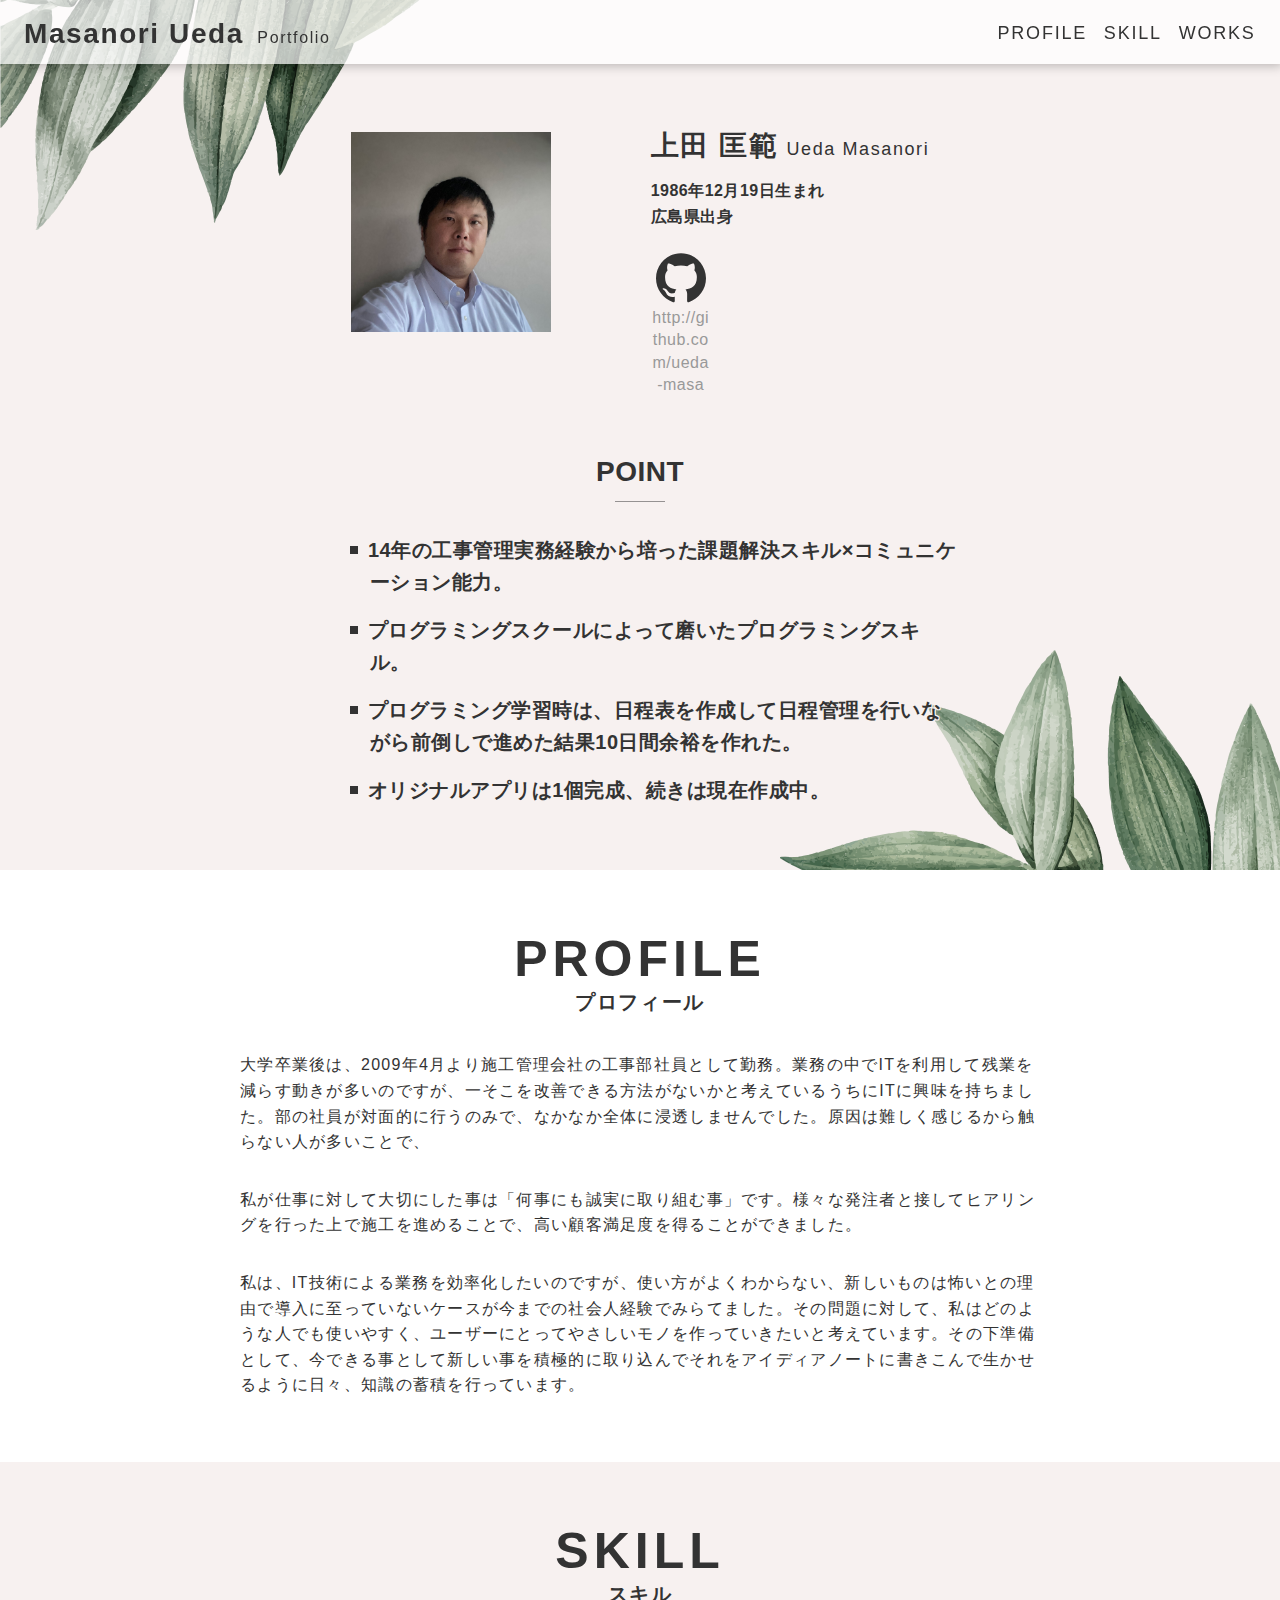
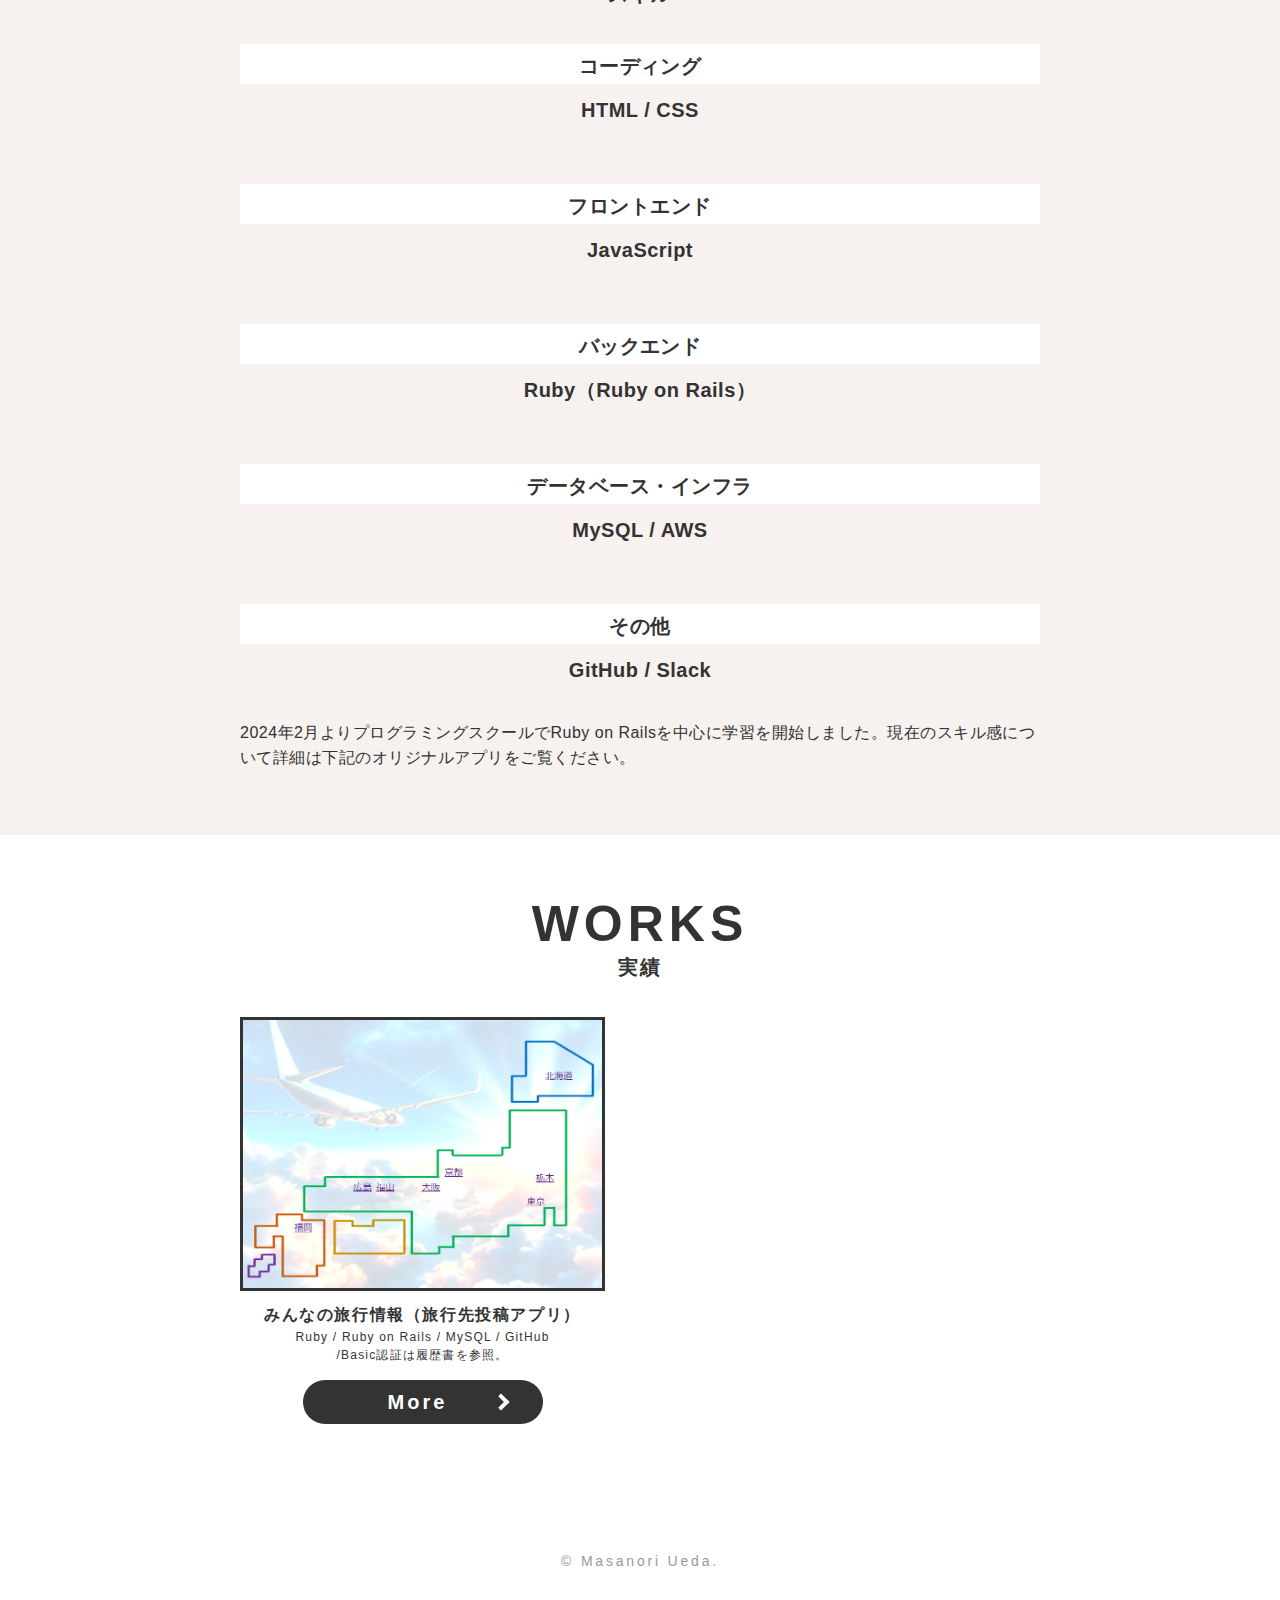
<file: index.html>
<!DOCTYPE html>
<html>
  <head>
    <meta charset="utf-8">
    <title>ポートフォリオサイト</title>
    <meta name="viewport" content="width=device-width, initial-scale=1.0">
    <link rel="stylesheet" href="css/style.css"/>
  </head>
  <body>
    <header id="header" class="header">
      <div class="header__logo">
          <h1>
            <a href="index.html">
              <!-- 記載番号：1 -->
              <span class="header__logo-title">Masanori Ueda </span>
              <span class="header__logo-sub">Portfolio</span>
            </a>
          </h1>
        </div>
        <div class="header__hamburger">
          <i></i>
        </div>
        <nav class="header__gnav">
          <ul class="header__gnav-list">
            <li class="header__gnav-item"><a href="#a-profile">PROFILE</a></li>
            <li class="header__gnav-item"><a href="#a-skill">SKILL</a></li>
            <li class="header__gnav-item"><a href="#a-works">WORKS</a></li>
          </ul>
        </nav>
    </header>
    <main>
      <div class="firstview firstview-bg">
        <div class="firstview__inner">
          <div class="firstview__main">
            <div class="firstview__main-pict obj-fit-img">
              <!-- imagesに配置した、プロフィール画像のパスを記載する -->
              <img src="./images/IMG_19451.jpg">
            </div>
            <div class="firstview__info">
              <h2>
                <!-- 記載番号：2 -->
                <span class="firstview__info-name">上田  匡範</span>
                <!-- 記載番号：3 -->
                <span class="firstview__info-name-sm">Ueda  Masanori</span>
              </h2>
              <ul class="firstview__info-origin-list">
                <!-- 記載番号：4 -->
                <li class="firstview__info-origin-item">1986年12月19日生まれ</li>
                <!-- 記載番号：5 -->
                <li class="firstview__info-origin-item">広島県出身</li>
              </ul>
              <ul class="firstview__info-account-list">
                <li class="firstview__info-account-item">
                  <!-- 記載番号：6 -->
                  <!--a href="__URL__" target="_blank">
                    <img src="./images/icon-firstview-info-qiita.svg" class="firstview__info-account-pict">
                    <span  class="firstview__info-account-name">Qiita</span>
                  </a>
                </li>
                <li class="firstview__info-account-item"-->
                  <!-- 記載番号：7 -->
                  <a href="__URL__" target="_blank">
                    <img src="./images/icon-firstview-info-github.svg" class="firstview__info-account-pict">
                    <span  class="firstview__info-account-name">http://github.com/ueda-masa</span>
                  </a>
                </li>
                <li class="firstview__info-account-item">
                  <!-- 記載番号：8 -->
                  <!--a href="__URL__" target="_blank">
                    <img src="./images/icon-firstview-info-twitter.svg" class="firstview__info-account-pict">
                    <span  class="firstview__info-account-name">Twitter</span>
                  </a>
                </li>
                <li class="firstview__info-account-item"-->
                  <!-- 記載番号：9 -->
                  <!--a href="__URL__" target="_blank">
                    <img src="./images/icon-firstview-info-blog.svg" class="firstview__info-account-pict">
                    <span  class="firstview__info-account-name">blog</span-->
                  </a>
                </li>
              </ul>
            </div>
          </div>
          <div class="firstview__point">
            <div class="firstview__point-heading">
              <h3>POINT</h3>
            </div>
            <ul class="firstview__point-list">
              <!-- 記載番号：10 -->
              <li class="firstview__point-item">14年の工事管理実務経験から培った課題解決スキル×コミュニケーション能力。</li>
              <li class="firstview__point-item">プログラミングスクールによって磨いたプログラミングスキル。</li>
              <li class="firstview__point-item">プログラミング学習時は、日程表を作成して日程管理を行いながら前倒しで進めた結果10日間余裕を作れた。</li>
              <li class="firstview__point-item">オリジナルアプリは1個完成、続きは現在作成中。</li>
            </ul>
          </div>
        </div>
      </div>
      <section id="a-profile" class="profile">
        <div class="section-inner">
          <div class="heading">
            <h2>PROFILE<span>プロフィール</span></h2>
          </div>
          <div class="contents">
            <!-- 記載番号：11 -->
            <div class="profile__text-area">
              <p>
                大学卒業後は、2009年4月より施工管理会社の工事部社員として勤務。業務の中でITを利用して残業を減らす動きが多いのですが、一そこを改善できる方法がないかと考えているうちにITに興味を持ちました。部の社員が対面的に行うのみで、なかなか全体に浸透しませんでした。原因は難しく感じるから触らない人が多いことで、
              </p>
              <p> 
                私が仕事に対して大切にした事は「何事にも誠実に取り組む事」です。様々な発注者と接してヒアリングを行った上で施工を進めることで、高い顧客満足度を得ることができました。
              </p>
              <p>
                私は、IT技術による業務を効率化したいのですが、使い方がよくわからない、新しいものは怖いとの理由で導入に至っていないケースが今までの社会人経験でみらてました。その問題に対して、私はどのような人でも使いやすく、ユーザーにとってやさしいモノを作っていきたいと考えています。その下準備として、今できる事として新しい事を積極的に取り込んでそれをアイディアノートに書きこんで生かせるように日々、知識の蓄積を行っています。
              </p>
            </div>
          </div>
        </div>
      </section>
      <section id="a-skill" class="skill">
        <div class="section-inner">
          <div class="heading">
            <h2>SKILL<span>スキル</span></h2>
          </div>
          <div class="contents">
            <ul class="skill__list">
              <!-- 記載番号：12 -->
              <li class="skill__item">
                <h3>コーディング</h3>
                <h4>HTML / CSS</h4>
                <!-- <p>補足事項がある場合は、ここにp要素を用いて記載します。</p> -->
              </li>
              <!-- 記載番号：13 -->
              <li class="skill__item">
                <h3>フロントエンド</h3>
                <h4>JavaScript </h4>
              </li>
              <!-- 記載番号：14 -->
              <li class="skill__item">
                <h3>バックエンド</h3>
                <h4>Ruby（Ruby on Rails）</h4>
              </li>
              <!-- 記載番号：15 -->
              <li class="skill__item">
                <h3>データベース・インフラ</h3>
                <h4>MySQL / AWS </h4>
              </li>
              <!-- 記載番号：16 -->
              <li class="skill__item">
                <h3>その他</h3>
                <h4>GitHub / Slack </h4>
              </li>
            </ul>
          </div>
          <!-- 記載番号：17 -->
          <div class="skill__text-area">
            <p>
              2024年2月よりプログラミングスクールでRuby on Railsを中心に学習を開始しました。現在のスキル感について詳細は下記のオリジナルアプリをご覧ください。
              <br>
              
            </p>
          </div>
        </div>
      </section>
      <section id="a-works" class="works">
        <div class="section-inner">
          <div class="heading">
            <h2>WORKS<span>実績</span></h2>
          </div>
          <div class="contents">
            <ul class="works__list">
              <li class="works__item">
                <div class="works__item-pict">
                  <!-- images/01に配置した、FURIMAの画像（PC版）のパスを記載する -->
                  <a href="works/01.html" style="background-image:url('./images/work/01/みんなの旅行情報.PNG');"></a>
                </div>
                <div class="works__item-text-block">
                  <!-- 記載番号：18 -->
                  <h3>みんなの旅行情報（旅行先投稿アプリ）</h3>
                  <!-- 記載番号：19 -->
                  <p>Ruby / Ruby on Rails / MySQL / GitHub </p>
                  <p> /Basic認証は履歴書を参照。 </p>
                </div>
                <div class="works__item-btn-block">
                  <a href="works/01.html" class="button">More</a>
                </div>
              </li>
            </ul>
          </div>
        </div>
      </section>
    </main>
    <!-- 記載番号：1 -->
    <footer id="footer" class="footer"><p>&copy; Masanori Ueda.</p></footer>
    <script src="https://cdn.jsdelivr.net/npm/jquery@3/dist/jquery.min.js"></script>
    <script type="text/javascript" src="js/ofi.min.js"></script>
    <script type="text/javascript" src="js/script.js"></script>
  </body>
</html>
</file>
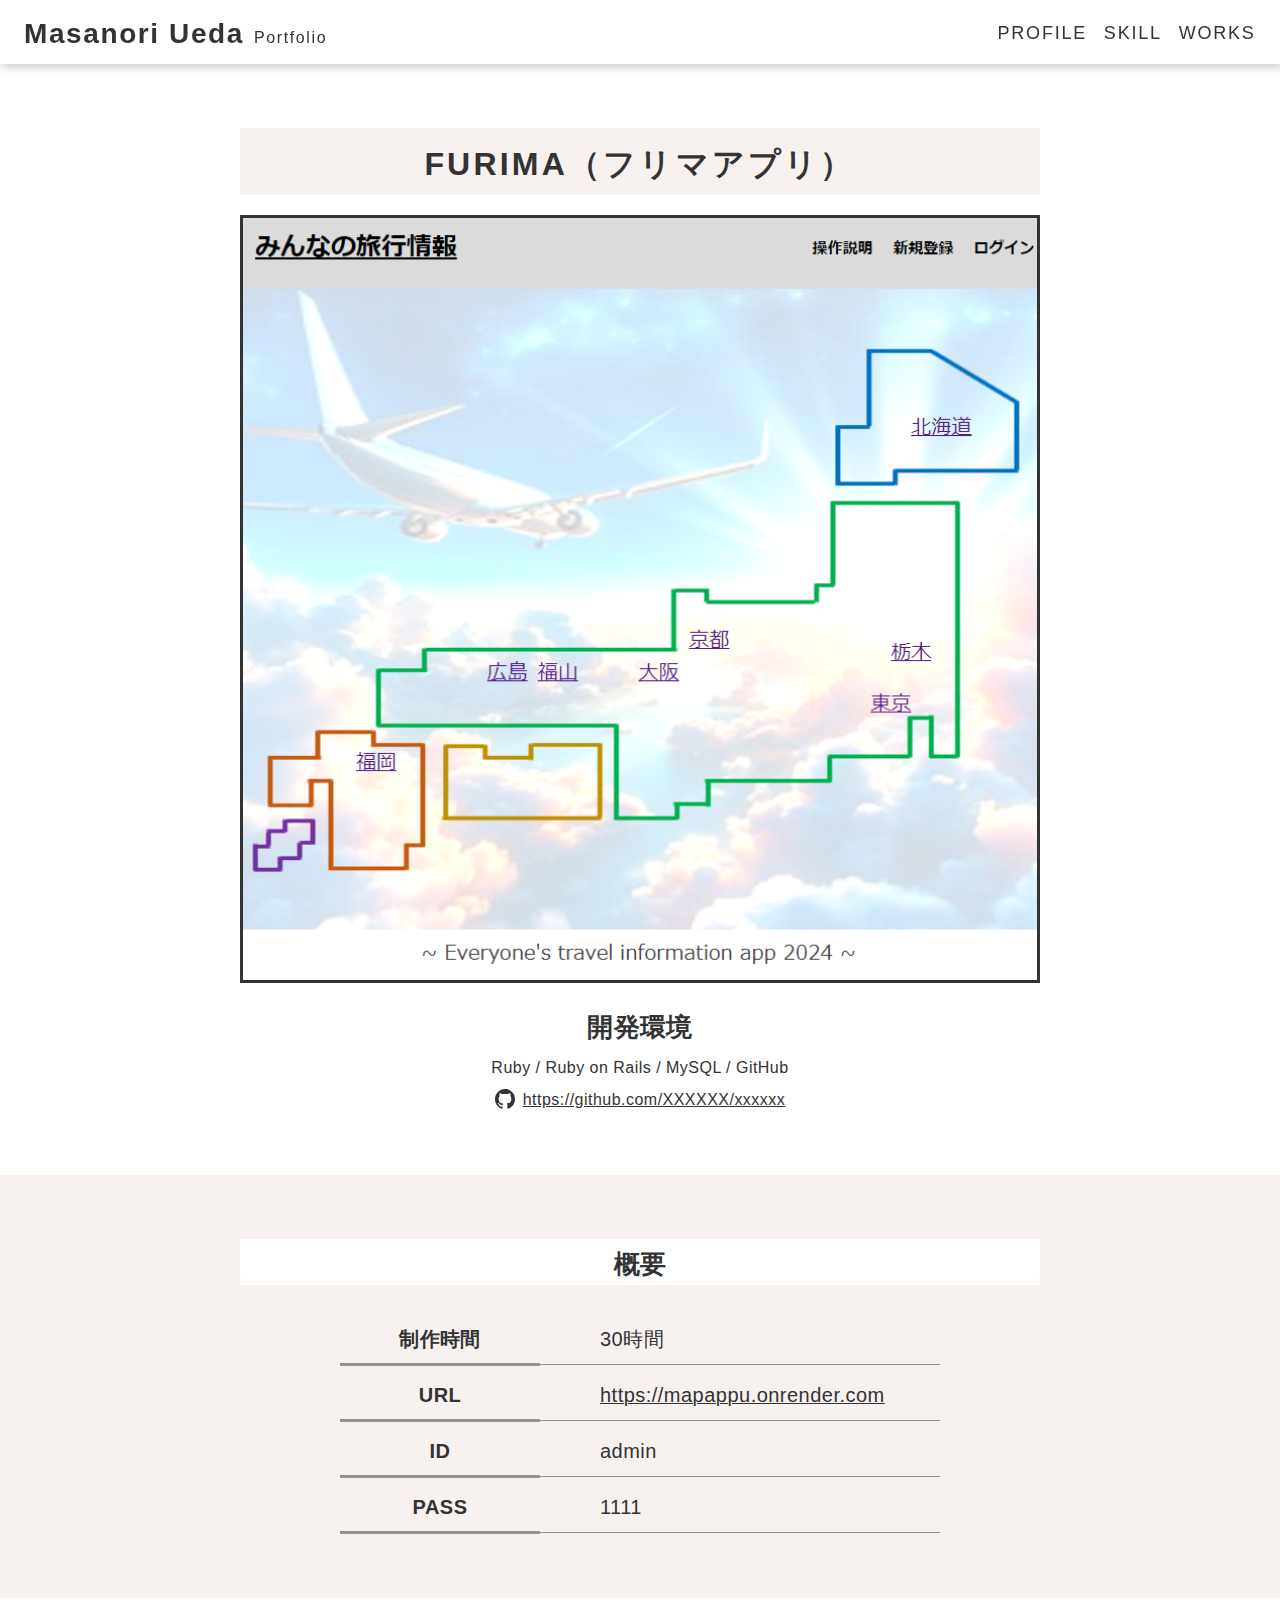
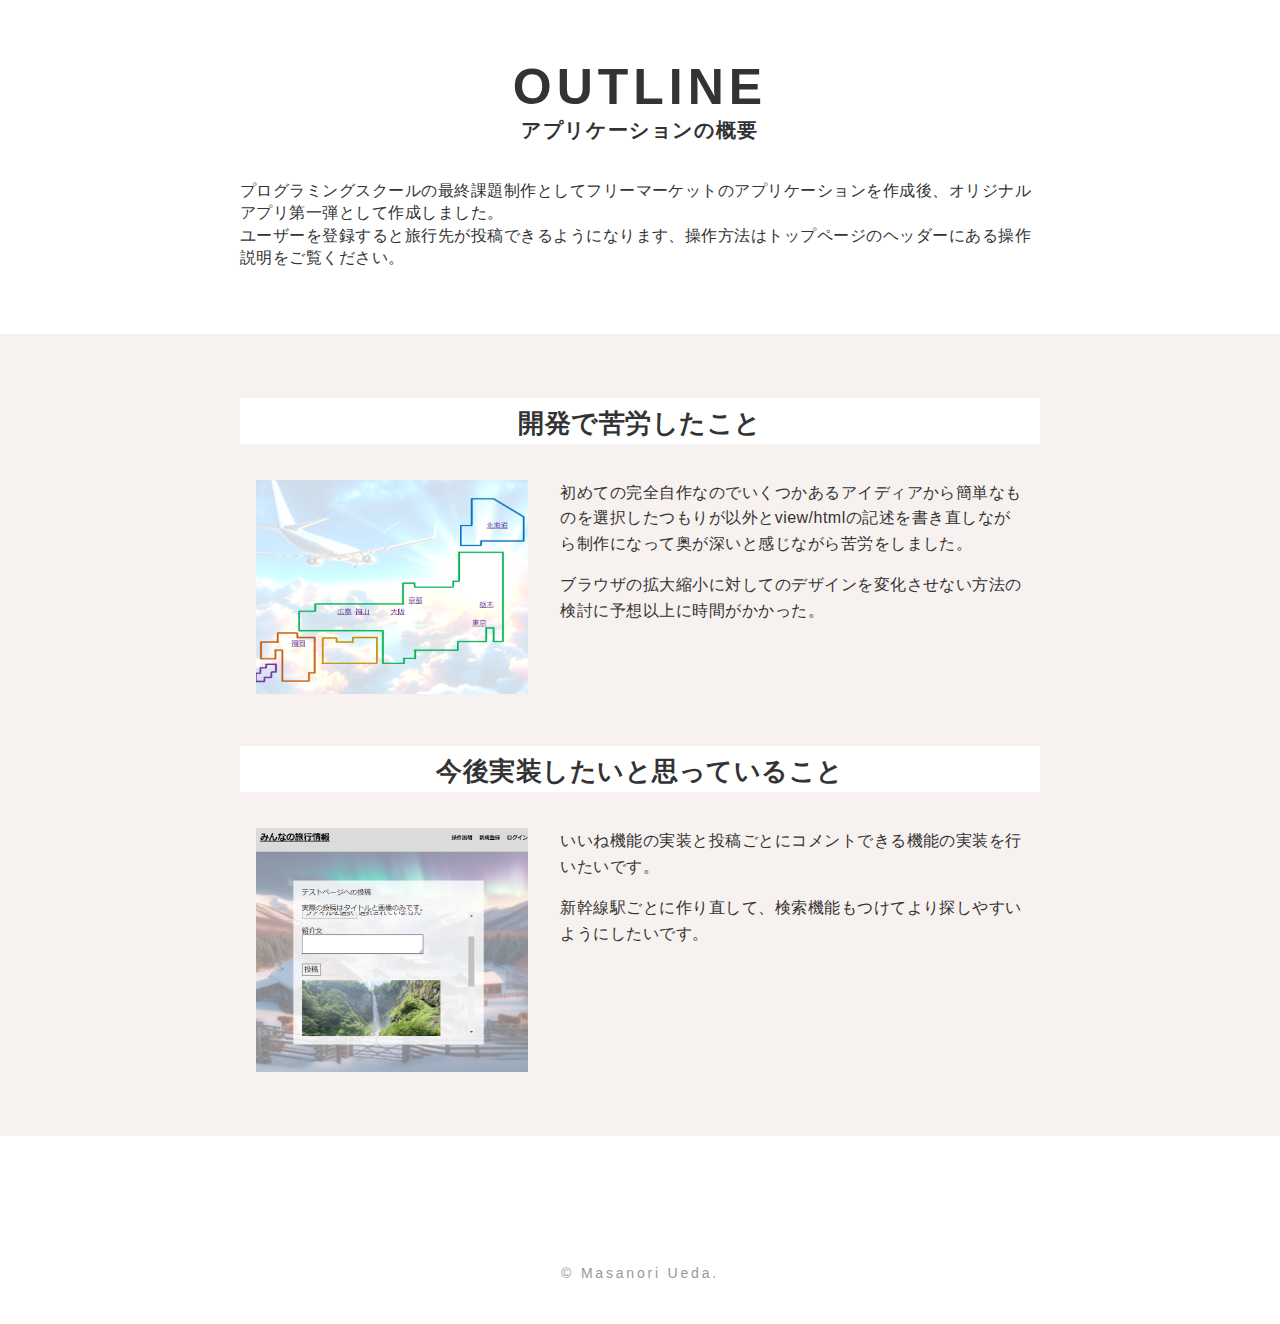
<file: works/01.html>
<!DOCTYPE html>
<html>
  <head>
    <meta charset="utf-8">
    <!-- 記載番号：2 -->
    <title>みんなの旅行情報（旅行先投稿アプリ）</title>
    <meta name="viewport" content="width=device-width, initial-scale=1.0">
    <link rel="stylesheet" href="../css/style.css" />
  </head>
  <body class="p-work">
    <header id="header" class="header">
      <div class="header__logo">
          <h1>
            <a href="../">
              <!-- 記載番号：1 -->
              <span class="header__logo-title">Masanori Ueda</span>
              <span class="header__logo-sub">Portfolio</span>
            </a>
          </h1>
        </div>
        <div class="header__hamburger">
          <i></i>
        </div>
        <nav class="header__gnav">
          <ul class="header__gnav-list">
            <li class="header__gnav-item"><a href="../#a-profile">PROFILE</a></li>
            <li class="header__gnav-item"><a href="../#a-skill">SKILL</a></li>
            <li class="header__gnav-item"><a href="../#a-works">WORKS</a></li>
          </ul>
        </nav>
    </header>
    <main>
      <section class="p-work-firstview">
        <div class="section-inner">
          <!-- 記載番号：2（記載番号2は5行目にもあるので気をつけてください） -->
          <h2>FURIMA（フリマアプリ）</h2>
          <div class="p-work-firstview__pict obj-fit-img">
            <!-- images/01に配置した、FURIMAの画像（PC版）のパスを記載する -->
            <img src="../images/work/01/みんなの旅行情報.PNG" class="show-pc">
            <!-- images/01に配置した、FURIMAの画像（SP版）のパスを記載する -->
            <img src="../images/work/01/みんなの旅行情報.PNG" class="show-sp">
          </div>
          <div class="p-work-firstview__text-area">
            <h3 class="p-work-firstview__text-titile">開発環境</h3>
            <!-- 記載番号：3 -->
            <p class="p-work-firstview__text">Ruby / Ruby on Rails / MySQL / GitHub </p>
            <!-- 記載番号：4 -->
            <p class="p-work-firstview__text-link"><a href="__URL__" target="_blank">https://github.com/XXXXXX/xxxxxx</a></p>
          </div>
        </div>
      </section>
      <section class="p-work-summary">
        <div class="section-inner">
          <ul class="p-work-summary__list">
            <li class="p-work-summary__item">
              <h3>概要</h3>
              <table class="p-work-summary__item-table">
                <tr>
                  <th>制作時間</th>
                  <!-- 記載番号：5 -->
                  <td>30時間</td>
                </tr>
                <tr>
                  <th>URL</th>
                  <!-- 記載番号：6 -->
                  <td><a href="__URL__" target="_blank">https://mapappu.onrender.com</a></td>
                </tr>
                <tr>
                  <th>ID</th>
                  <!-- 記載番号：7 -->
                  <td>admin</td>
                </tr>
                <tr>
                  <th>PASS</th>
                  <!-- 記載番号：8 -->
                  <td>1111</td>
                </tr>
              </table>
            </li>
          </ul>
        </div>
      </section>
      <section class="p-work-outline">
        <div class="section-inner">
          <div class="heading">
            <h2>OUTLINE<span>アプリケーションの概要</span></h2>
          </div>
          <div class="contents">
            <!-- 記載番号：14 -->
            <div class="p-work-outline__text">
              <p>
                プログラミングスクールの最終課題制作としてフリーマーケットのアプリケーションを作成後、オリジナルアプリ第一弾として作成しました。
                <br>
                ユーザーを登録すると旅行先が投稿できるようになります、操作方法はトップページのヘッダーにある操作説明をご覧ください。
            </div>
          </div>
        </div>
      </section>
      <section class="p-work-about">
        <div class="section-inner">
          <ul class="p-work-about__list">
            <li class="p-work-about__item">
              <h3>開発で苦労したこと</h3>
              <div class="p-work-about__item-block p-work-about__item-block-2column">
                <div class="p-work-about__item-block-pict obj-fit-img">
                  <!-- images/01に配置した、記載内容を表す画像のパスを記載する -->
                  <img src="../images/work/02/新幹線駅.PNG">
                </div>
                <!-- 記載番号：15 -->
                <div class="p-work-about__item-block-text">
                  <p>
                    初めての完全自作なのでいくつかあるアイディアから簡単なものを選択したつもりが以外とview/htmlの記述を書き直しながら制作になって奥が深いと感じながら苦労をしました。
                  </p>
                  <p>
                    ブラウザの拡大縮小に対してのデザインを変化させない方法の検討に予想以上に時間がかかった。
                  </p>
                </div>
              </div>
            </li>
            <li class="p-work-about__item">
              <h3>今後実装したいと思っていること</h3>
              <div class="p-work-about__item-block p-work-about__item-block-2column">
                <div class="p-work-about__item-block-pict obj-fit-img">
                  <!-- images/01に配置した、記載内容を表す画像のパスを記載する -->
                  <img src="../images/work/02/投稿追加実装.PNG">
                </div>
                <!-- 記載番号：16 -->
                <div class="p-work-about__item-block-text">
                  <p>
                    いいね機能の実装と投稿ごとにコメントできる機能の実装を行いたいです。
                  </p>
                  <p>
                    新幹線駅ごとに作り直して、検索機能もつけてより探しやすいようにしたいです。
                  </p>
                </div>
              </div>
            </li>
          </ul>
        </div>
      </section>
      <section class="p-work-others">
        <div class="section-inner">

        </div>
      </section>
    </main>
    <!-- 記載番号：1 -->
    <footer id="footer" class="footer"><p>&copy; Masanori Ueda.</p></footer>
    <script src="https://cdn.jsdelivr.net/npm/jquery@3/dist/jquery.min.js"></script>
    <script type="text/javascript" src="../js/ofi.min.js"></script>
    <script type="text/javascript" src="../js/script.js"></script>
  </body>
</html>
</file>
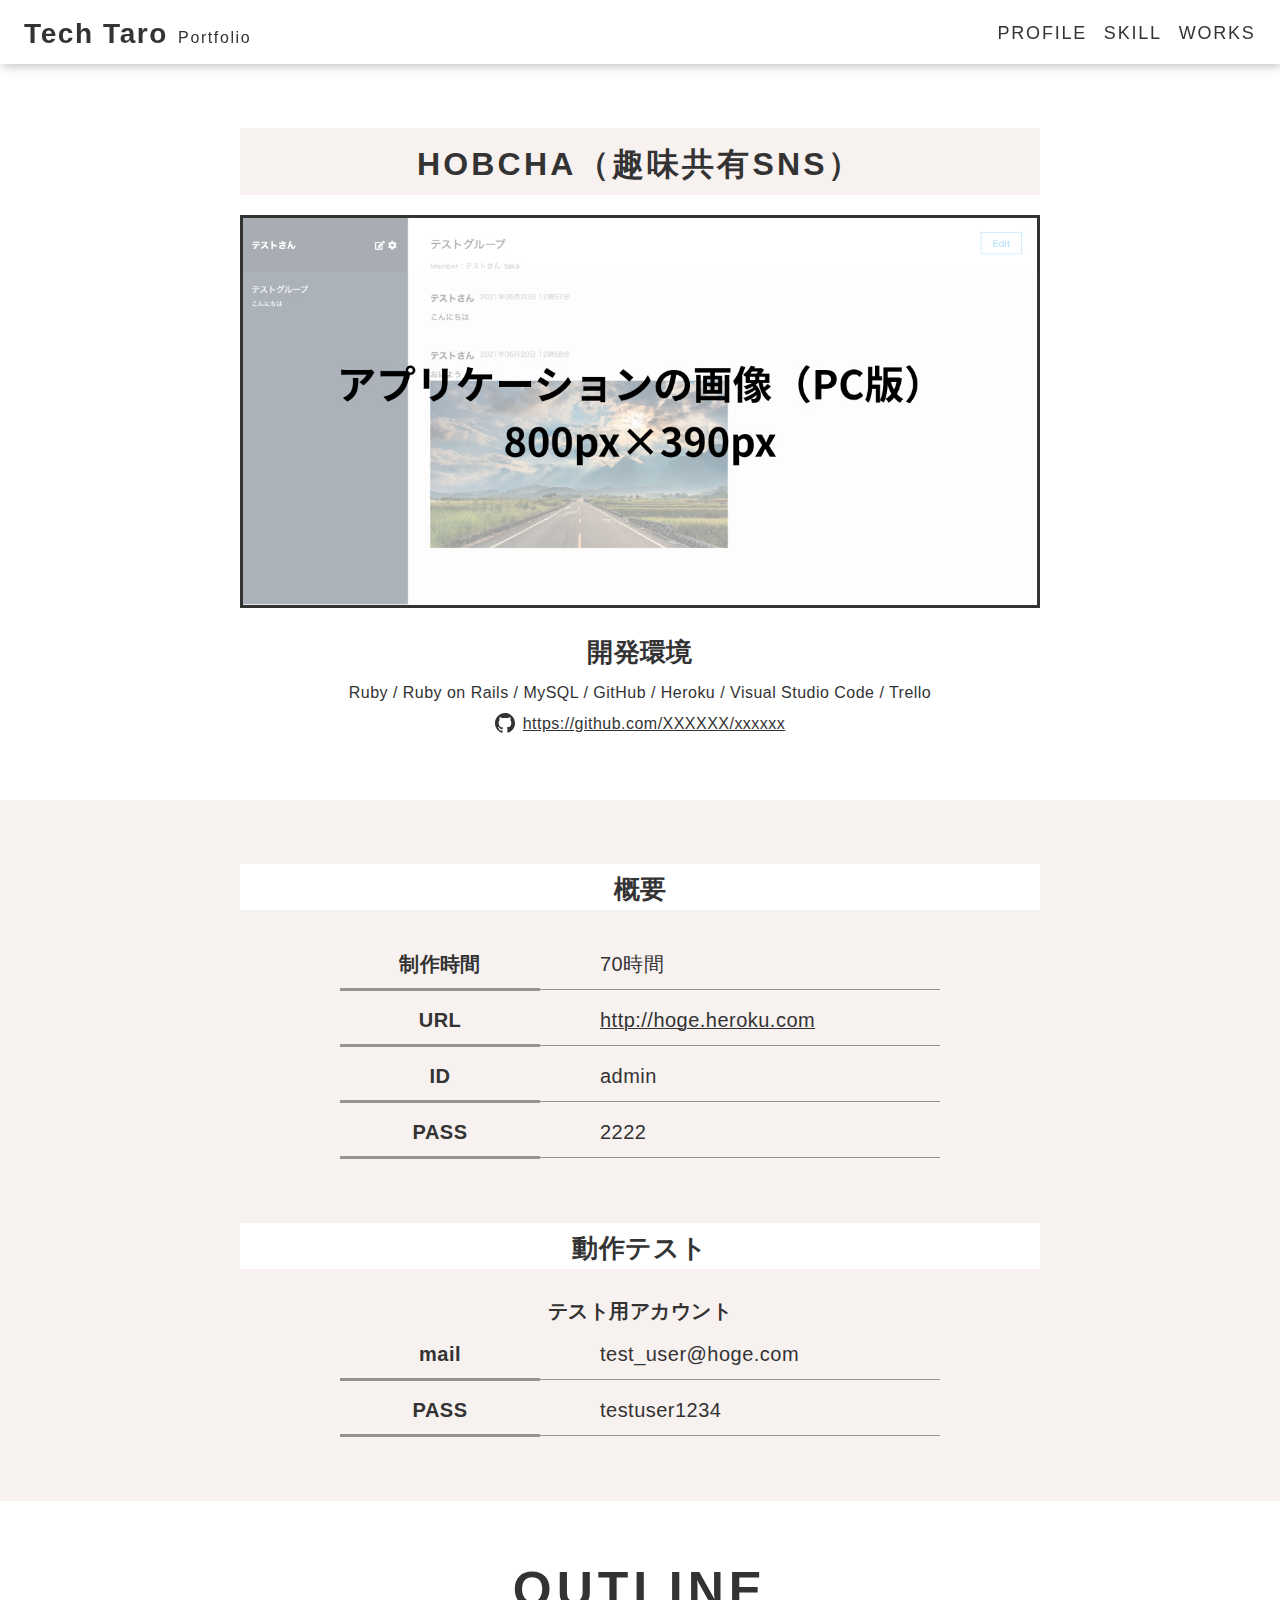
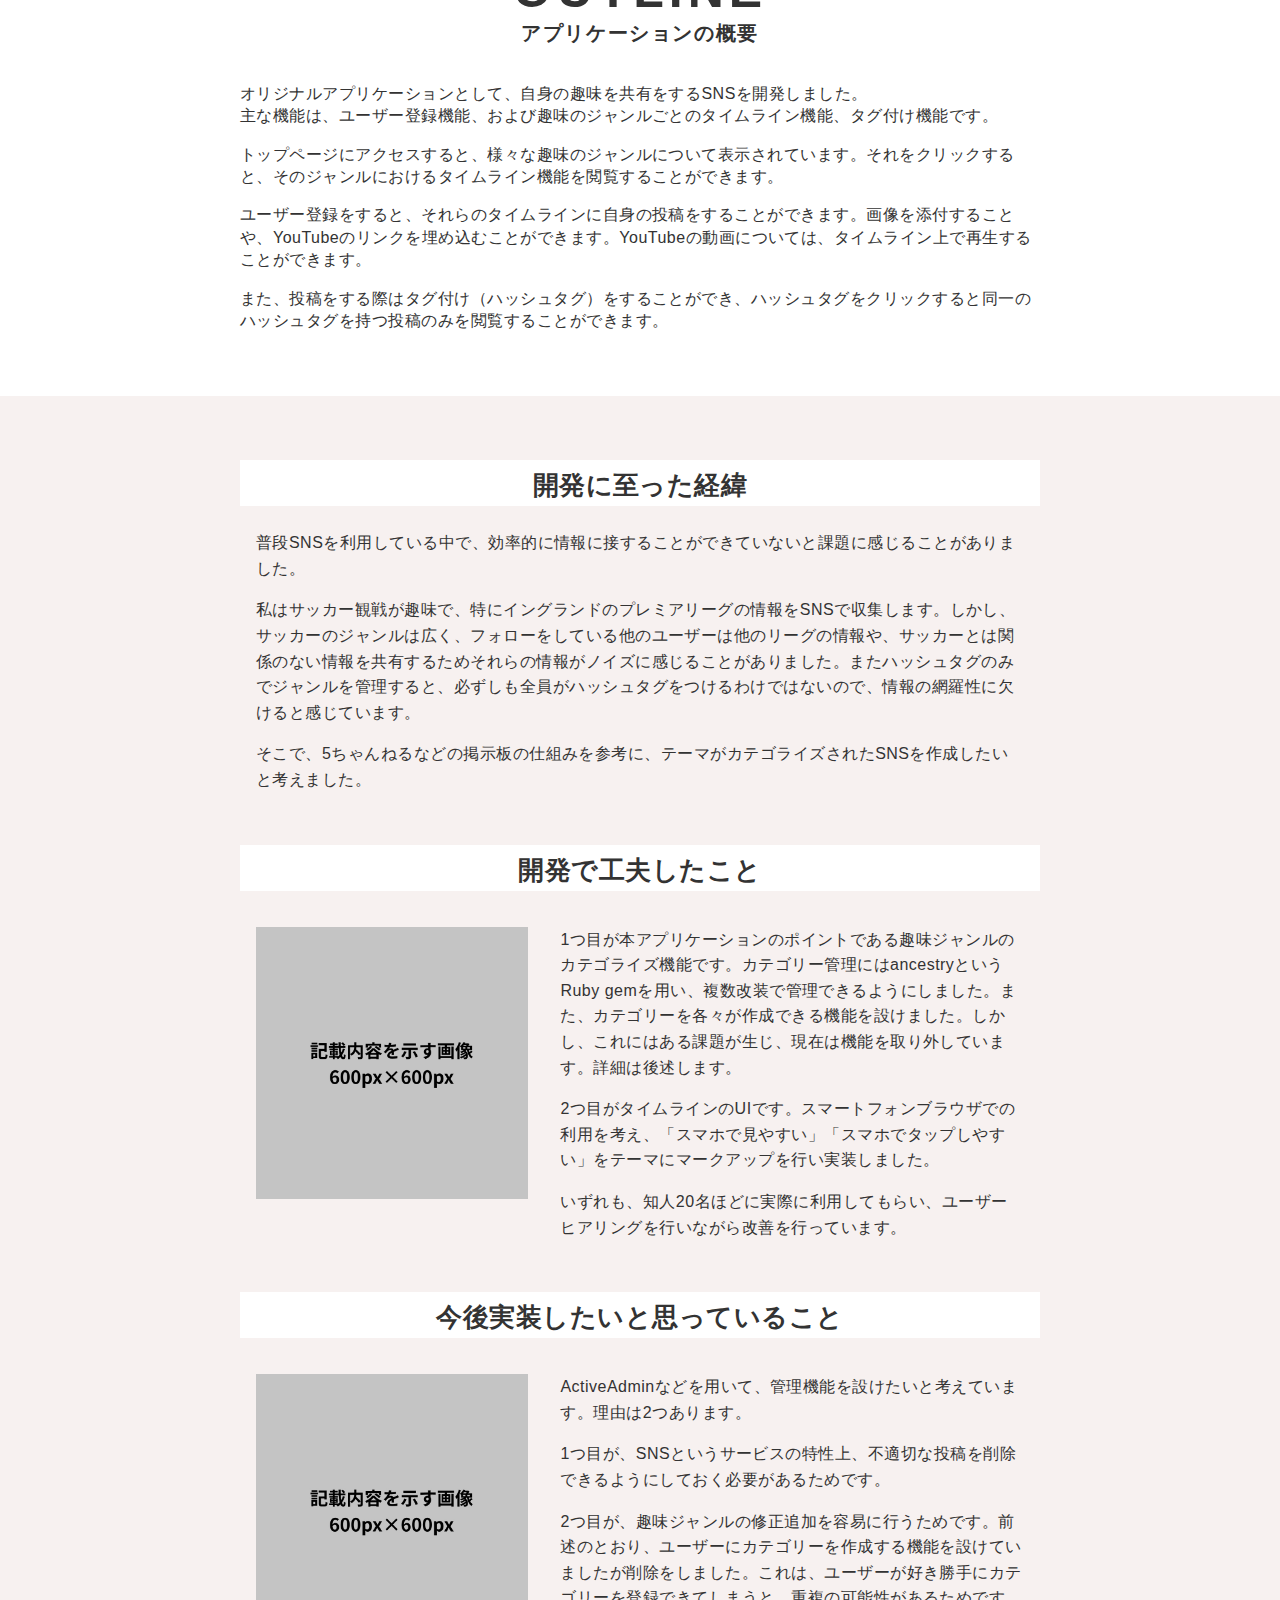
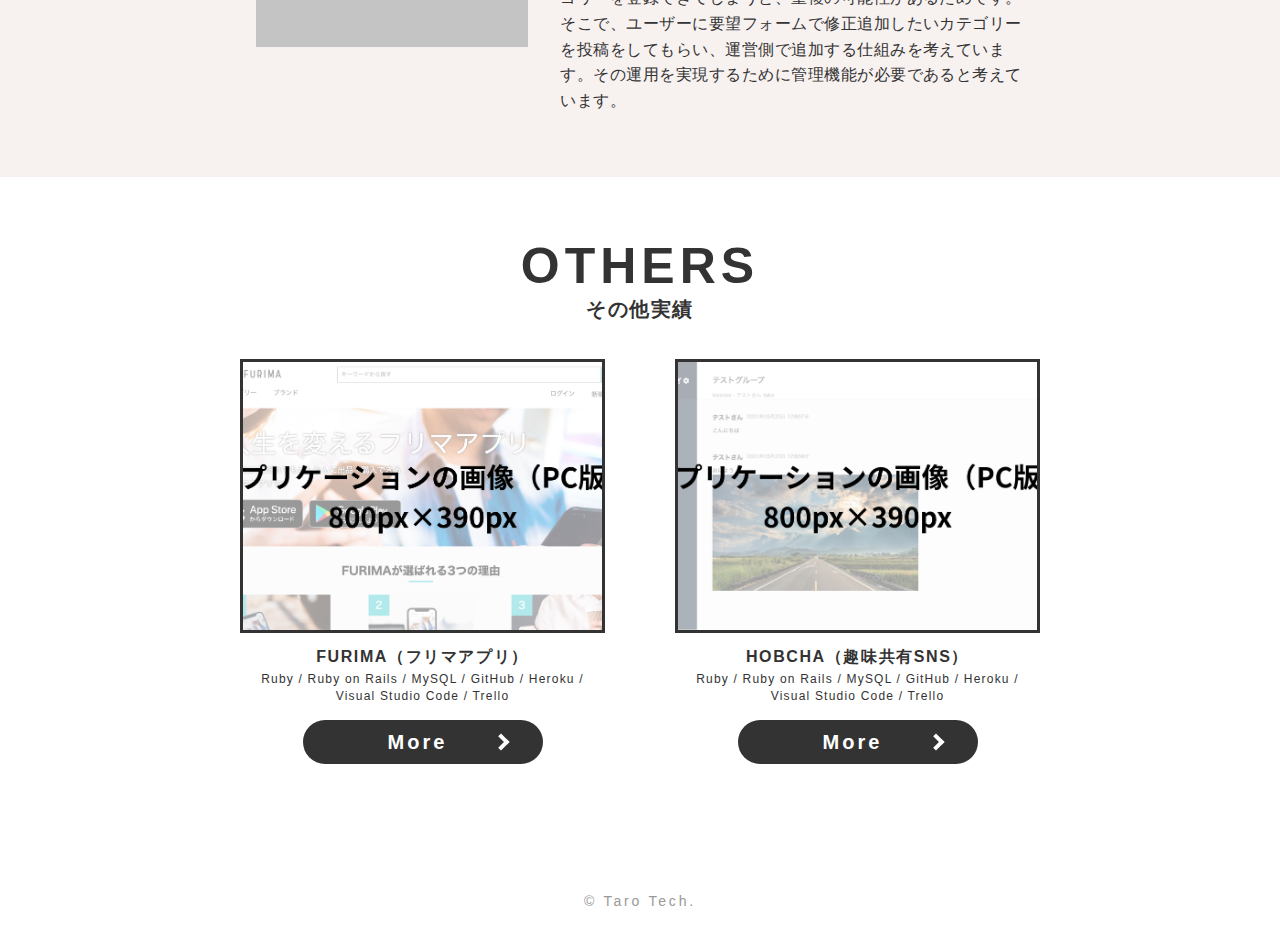
<file: works/02.html>
<!DOCTYPE html>
<html>
  <head>
    <meta charset="utf-8">
    <!-- 記載番号：2 -->
    <title>オリアプ（オリジナルアプリ）</title>
    <meta name="viewport" content="width=device-width, initial-scale=1.0">
    <link rel="stylesheet" href="../css/style.css" />
  </head>
  <body class="p-work">
    <header id="header" class="header">
      <div class="header__logo">
          <h1>
            <a href="../">
              <!-- 記載番号：1 -->
              <span class="header__logo-title">Tech Taro</span>
              <span class="header__logo-sub">Portfolio</span>
            </a>
          </h1>
        </div>
        <div class="header__hamburger">
          <i></i>
        </div>
        <nav class="header__gnav">
          <ul class="header__gnav-list">
            <li class="header__gnav-item"><a href="../#a-profile">PROFILE</a></li>
            <li class="header__gnav-item"><a href="../#a-skill">SKILL</a></li>
            <li class="header__gnav-item"><a href="../#a-works">WORKS</a></li>
          </ul>
        </nav>
    </header>
    <main>
      <section class="p-work-firstview">
        <div class="section-inner">
          <!-- 記載番号：2（記載番号2は5行目にもあるので気をつけてください） -->
          <h2>HOBCHA（趣味共有SNS）</h2>
          <div class="p-work-firstview__pict obj-fit-img">
            <!-- images/02に配置した、オリジナルアプリの画像（PC版）のパスを記載する -->
            <img src="../images/work/02/pict-work02-firstview_pc.jpg" class="show-pc">
            <!-- images/02に配置した、オリジナルアプリの画像（SP版）のパスを記載する -->
            <img src="../images/work/02/pict-work02-firstview_sp.jpg" class="show-sp">
          </div>
          <div class="p-work-firstview__text-area">
            <h3 class="p-work-firstview__text-titile">開発環境</h3>
            <!-- 記載番号：3 -->
            <p class="p-work-firstview__text">Ruby / Ruby on Rails / MySQL / GitHub / Heroku / Visual Studio Code / Trello</p>
            <!-- 記載番号：4 -->
            <p class="p-work-firstview__text-link"><a href="__URL__" target="_blank">https://github.com/XXXXXX/xxxxxx</a></p>
          </div>
        </div>
      </section>
      <section class="p-work-summary">
        <div class="section-inner">
          <ul class="p-work-summary__list">
            <li class="p-work-summary__item">
              <h3>概要</h3>
              <table class="p-work-summary__item-table">
                <tr>
                  <th>制作時間</th>
                  <!-- 記載番号：5 -->
                  <td>70時間</td>
                </tr>
                <tr>
                  <th>URL</th>
                  <!-- 記載番号：6 -->
                  <td><a href="__URL__" target="_blank">http://hoge.heroku.com</a></td>
                </tr>
                <tr>
                  <th>ID</th>
                  <!-- 記載番号：7 -->
                  <td>admin</td>
                </tr>
                <tr>
                  <th>PASS</th>
                  <!-- 記載番号：8 -->
                  <td>2222</td>
                </tr>
              </table>
            </li>
            <li class="p-work-summary__item">
              <h3>動作テスト</h3>
              <h4>テスト用アカウント</h4>
              <table class="p-work-summary__item-table">
                <tr>
                  <th>mail</th>
                  <!-- 記載番号：9 -->
                  <td>test_user@hoge.com</td>
                </tr>
                <tr>
                  <th>PASS</th>
                  <!-- 記載番号：10 -->
                  <td>testuser1234</td>
                </tr>
              </table>
            </li>
          </ul>
        </div>
      </section>
      <section class="p-work-outline">
        <div class="section-inner">
          <div class="heading">
            <h2>OUTLINE<span>アプリケーションの概要</span></h2>
          </div>
          <div class="contents">
            <!-- 記載番号：11 -->
            <div class="p-work-outline__text">
              <p>
                オリジナルアプリケーションとして、自身の趣味を共有をするSNSを開発しました。
                <br>
                主な機能は、ユーザー登録機能、および趣味のジャンルごとのタイムライン機能、タグ付け機能です。
              </p>
              <p>
                トップページにアクセスすると、様々な趣味のジャンルについて表示されています。それをクリックすると、そのジャンルにおけるタイムライン機能を閲覧することができます。
              </p>
              <p>
                ユーザー登録をすると、それらのタイムラインに自身の投稿をすることができます。画像を添付することや、YouTubeのリンクを埋め込むことができます。YouTubeの動画については、タイムライン上で再生することができます。
              </p>
              <p>
                また、投稿をする際はタグ付け（ハッシュタグ）をすることができ、ハッシュタグをクリックすると同一のハッシュタグを持つ投稿のみを閲覧することができます。
              </p>
            </div>
          </div>
        </div>
      </section>
      <section class="p-work-about">
        <div class="section-inner">
          <ul class="p-work-about__list">
            <li class="p-work-about__item">
              <h3>開発に至った経緯</h3>
              <!-- 記載番号：12 -->
              <div class="p-work-about__item-block">
                <p>
                  普段SNSを利用している中で、効率的に情報に接することができていないと課題に感じることがありました。
                </p>
                <p>
                  私はサッカー観戦が趣味で、特にイングランドのプレミアリーグの情報をSNSで収集します。しかし、サッカーのジャンルは広く、フォローをしている他のユーザーは他のリーグの情報や、サッカーとは関係のない情報を共有するためそれらの情報がノイズに感じることがありました。またハッシュタグのみでジャンルを管理すると、必ずしも全員がハッシュタグをつけるわけではないので、情報の網羅性に欠けると感じています。
                </p>
                <p>
                  そこで、5ちゃんねるなどの掲示板の仕組みを参考に、テーマがカテゴライズされたSNSを作成したいと考えました。
                </p>
              </div>
            </li>
            <li class="p-work-about__item">
              <h3>開発で工夫したこと</h3>
              <div class="p-work-about__item-block p-work-about__item-block-2column">
                <div class="p-work-about__item-block-pict obj-fit-img">
                  <!-- images/02に配置した、記載内容を表す画像のパスを記載する -->
                  <img src="../images/work/02/pict-work02-about-dammy.jpg">
                </div>
                <!-- 記載番号：13 -->
                <div class="p-work-about__item-block-text">
                  <p>
                    1つ目が本アプリケーションのポイントである趣味ジャンルのカテゴライズ機能です。カテゴリー管理にはancestryというRuby gemを用い、複数改装で管理できるようにしました。また、カテゴリーを各々が作成できる機能を設けました。しかし、これにはある課題が生じ、現在は機能を取り外しています。詳細は後述します。
                  </p>
                  <p>
                    2つ目がタイムラインのUIです。スマートフォンブラウザでの利用を考え、「スマホで見やすい」「スマホでタップしやすい」をテーマにマークアップを行い実装しました。
                  </p>
                  <p>
                    いずれも、知人20名ほどに実際に利用してもらい、ユーザーヒアリングを行いながら改善を行っています。
                  </p>
                </div>
              </div>
            </li>
            <li class="p-work-about__item">
              <h3>今後実装したいと思っていること</h3>
              <div class="p-work-about__item-block p-work-about__item-block-2column">
                <div class="p-work-about__item-block-pict obj-fit-img">
                  <!-- images/02に配置した、記載内容を表す画像のパスを記載する -->
                  <img src="../images/work/02/pict-work02-about-dammy.jpg">
                </div>
                <!-- 記載番号：14 -->
                <div class="p-work-about__item-block-text">
                  <p>
                    ActiveAdminなどを用いて、管理機能を設けたいと考えています。理由は2つあります。
                  </p>
                  <p>
                    1つ目が、SNSというサービスの特性上、不適切な投稿を削除できるようにしておく必要があるためです。
                  </p>
                  <p>
                    2つ目が、趣味ジャンルの修正追加を容易に行うためです。前述のとおり、ユーザーにカテゴリーを作成する機能を設けていましたが削除をしました。これは、ユーザーが好き勝手にカテゴリーを登録できてしまうと、重複の可能性があるためです。
                    <br>
                    そこで、ユーザーに要望フォームで修正追加したいカテゴリーを投稿をしてもらい、運営側で追加する仕組みを考えています。その運用を実現するために管理機能が必要であると考えています。
                  </p>
                </div>
              </div>
            </li>
          </ul>
        </div>
      </section>
      <section class="p-work-others">
        <div class="section-inner">
          <div class="heading">
            <h2>OTHERS<span>その他実績</span></h2>
          </div>
          <div class="contents">
            <ul class="p-work-others__list">
              <li class="p-work-others__item">
                <div class="p-work-others__item-pict">
                  <!-- images/01に配置した、FURIMAの画像（PC版）のパスを記載する -->
                  <a href="01.html" style="background-image:url('../images/work/01/pict-work01-firstview_pc.jpg');"></a>
                </div>
                <div class="p-work-others__item-text-block">
                  <!-- 記載番号：15 -->
                  <h3>FURIMA（フリマアプリ）</h3>
                  <!-- 記載番号：16 -->
                  <p>Ruby / Ruby on Rails / MySQL / GitHub / Heroku / Visual Studio Code / Trello</p>
                </div>
                <div class="p-work-others__item-btn-block">
                  <a href="01.html" class="button">More</a>
                </div>
              </li>
              <li class="p-work-others__item">
                <div class="p-work-others__item-pict">
                  <!-- images/02に配置した、オリジナルアプリの画像（PC版）のパスを記載する -->
                  <a href="02.html" style="background-image:url('../images/work/02/pict-work02-firstview_pc.jpg');"></a>
                </div>
                <div class="p-work-others__item-text-block">
                  <!-- 記載番号：17 -->
                  <h3>HOBCHA（趣味共有SNS）</h3>
                  <!-- 記載番号：18 -->
                  <p>Ruby / Ruby on Rails / MySQL / GitHub / Heroku / Visual Studio Code / Trello</p>
                </div>
                <div class="p-work-others__item-btn-block">
                  <a href="02.html" class="button">More</a>
                </div>
              </li>
            </ul>
          </div>
        </div>
      </section>
    </main>
    <!-- 記載番号：1 -->
    <footer id="footer" class="footer"><p>&copy; Taro Tech.</p></footer>
    <script src="https://cdn.jsdelivr.net/npm/jquery@3/dist/jquery.min.js"></script>
    <script type="text/javascript" src="../js/ofi.min.js"></script>
    <script type="text/javascript" src="../js/script.js"></script>
  </body>
</html>
</file>
<file: css/style.css>
html,body,div,span,applet,object,iframe,h1,h2,h3,h4,h5,h6,p,blockquote,pre,a,abbr,acronym,address,big,cite,code,del,dfn,em,img,ins,kbd,q,s,samp,small,strike,strong,sub,sup,tt,var,b,u,i,center,dl,dt,dd,ol,ul,li,fieldset,form,label,legend,table,caption,tbody,tfoot,thead,tr,th,td,article,aside,canvas,details,embed,figure,figcaption,footer,header,hgroup,menu,nav,output,ruby,section,summary,time,mark,audio,video{margin:0;padding:0;border:0;font-size:100%;font:inherit;vertical-align:baseline}article,aside,details,figcaption,figure,footer,header,hgroup,menu,nav,section{display:block}body{line-height:1}ol,ul{list-style:none}blockquote,q{quotes:none}blockquote:before,blockquote:after,q:before,q:after{content:'';content:none}table{border-collapse:collapse;border-spacing:0}*,::before,::after{-webkit-box-sizing:border-box;box-sizing:border-box;background-repeat:no-repeat}::before,::after{text-decoration:inherit;vertical-align:inherit}html{cursor:default;line-height:1.5;-moz-tab-size:4;-o-tab-size:4;tab-size:4;-webkit-tap-highlight-color:transparent;-ms-text-size-adjust:100%;-webkit-text-size-adjust:100%;word-break:break-word}body{margin:0}h1{font-size:2em;margin:0.67em 0}dl dl,dl ol,dl ul,ol dl,ul dl{margin:0}ol ol,ol ul,ul ol,ul ul{margin:0}hr{color:inherit;height:0;overflow:visible}main{display:block}nav ol,nav ul{list-style:none;padding:0}pre{font-family:monospace, monospace;font-size:1em;overflow:auto;-ms-overflow-style:scrollbar}a{background-color:transparent}abbr[title]{text-decoration:underline;-webkit-text-decoration:underline dotted;text-decoration:underline dotted}b,strong{font-weight:bolder}code,kbd,samp{font-family:monospace, monospace;font-size:1em}small{font-size:80%}audio,canvas,iframe,img,svg,video{vertical-align:middle}audio,video{display:inline-block}audio:not([controls]){display:none;height:0}iframe{border-style:none}img{border-style:none}svg:not([fill]){fill:currentColor}svg:not(:root){overflow:hidden}table{border-collapse:collapse;border-color:inherit;text-indent:0}button,input,select{margin:0}button{overflow:visible;text-transform:none}button,[type="button"],[type="reset"],[type="submit"]{-webkit-appearance:button}fieldset{border:1px solid #a0a0a0;padding:0.35em 0.75em 0.625em}input{overflow:visible}legend{color:inherit;display:table;max-width:100%;white-space:normal}progress{display:inline-block;vertical-align:baseline}select{text-transform:none}textarea{margin:0;overflow:auto;resize:vertical;resize:block}[type="checkbox"],[type="radio"]{padding:0}[type="search"]{-webkit-appearance:textfield;outline-offset:-2px}::-webkit-inner-spin-button,::-webkit-outer-spin-button{height:auto}::-webkit-input-placeholder{color:inherit;opacity:0.54}::-webkit-search-decoration{-webkit-appearance:none}::-webkit-file-upload-button{-webkit-appearance:button;font:inherit}::-moz-focus-inner{border-style:none;padding:0}:-moz-focusring{outline:1px dotted ButtonText}:-moz-ui-invalid{box-shadow:none}details{display:block}dialog{background-color:white;border:solid;color:black;display:block;height:-moz-fit-content;height:-webkit-fit-content;height:fit-content;left:0;margin:auto;padding:1em;position:absolute;right:0;width:-moz-fit-content;width:-webkit-fit-content;width:fit-content}dialog:not([open]){display:none}summary{display:list-item}canvas{display:inline-block}template{display:none}a,area,button,input,label,select,summary,textarea,[tabindex]{-ms-touch-action:manipulation}[hidden]{display:none}[aria-busy="true"]{cursor:progress}[aria-controls]{cursor:pointer}[aria-disabled="true"],[disabled]{cursor:not-allowed}[aria-hidden="false"][hidden]{display:initial}[aria-hidden="false"][hidden]:not(:focus){clip:rect(0, 0, 0, 0);position:absolute}html{text-rendering:optimizeLegibility;height:100%;-webkit-box-sizing:border-box;box-sizing:border-box;font-size:62.5%}body{font-family:"Avenir","ヒラギノ角ゴ Pro","Hiragino Kaku Gothic Pro","Meiryo UI","メイリオ",Meiryo,"ＭＳ Ｐゴシック","MS PGothic",sans-serif;font-size:1.6rem;font-weight:400;line-height:1.4;letter-spacing:.03em;color:#333}a{text-decoration:underline;color:#333;-webkit-transition:.2s;transition:.2s}a:hover,a:active,a:focus{text-decoration:none}img{width:100%}img[src*="_pc"]{display:block;width:100%}@media screen and (max-width: 599px){img[src*="_pc"]{display:none}}img[src*="_sp"]{display:none}@media screen and (max-width: 599px){img[src*="_sp"]{display:block;width:100%}}.show-pc{display:block !important}@media screen and (max-width: 599px){.show-pc{display:none !important}}.show-sp{display:none !important}@media screen and (max-width: 599px){.show-sp{display:block !important}}section{padding:64px 3%}@media screen and (max-width: 599px){section{padding:40px 5%}}section:nth-of-type(2n){background-color:#F7F1F0}.section-inner{width:100%;max-width:800px;margin:0 auto}.heading h2{font-size:5rem;font-weight:800;text-align:center;letter-spacing:.1em;line-height:1}@media screen and (max-width: 599px){.heading h2{font-size:3rem}}.heading h2 span{display:block;margin:8px 0 0 0;font-size:2rem;letter-spacing:.08em;line-height:1}@media screen and (max-width: 599px){.heading h2 span{font-size:1.2rem}}.contents{margin:40px 0 0 0}@media screen and (max-width: 599px){.contents{margin:24px 0 0 0}}.bg-primary-color{background-color:#F7F1F0}.button{display:inline-block;position:relative;width:100%;max-width:240px;margin:0 auto;padding:.6em 3em .6em 2.5em;background:#333;border:0;border-radius:100px;text-align:center;color:#fff;font-size:2rem;font-weight:700;letter-spacing:.15em;line-height:1;text-decoration:none;-webkit-transition:.2s;transition:.2s;cursor:pointer}@media screen and (max-width: 767px){.button{padding:.6em 3em .6em 2.5em}}.button:after{content:"";position:absolute;top:50%;right:1.8em;width:.6em;height:.6em;border-top:4px solid #fff;border-right:4px solid #fff;-webkit-transition:.2s;transition:.2s;-webkit-transform:translateY(-50%) rotate(45deg);-ms-transform:translateY(-50%) rotate(45deg);transform:translateY(-50%) rotate(45deg)}.button:hover{opacity:.8}.button:hover:after{right:1.6em}.obj-fit-img img{font-family:"object-fit:cover";-o-object-fit:cover;object-fit:cover}.header{position:fixed;width:100%;padding:20px 24px 16px;background:rgba(255,255,255,0.7);-webkit-box-shadow:2px 2px 10px rgba(0,0,0,0.25);box-shadow:2px 2px 10px rgba(0,0,0,0.25);z-index:100;display:-webkit-box;display:-ms-flexbox;display:flex;-webkit-box-pack:justify;-ms-flex-pack:justify;justify-content:space-between;-webkit-box-align:center;-ms-flex-align:center;align-items:center}.header__logo h1{font-size:1.6rem;font-weight:400;letter-spacing:.1em;line-height:1;margin:0}.header__logo h1 a{text-decoration:none;-webkit-transition:.2s;transition:.2s}.header__logo h1 a:hover{opacity:.8}.header__logo-title{font-size:2.8rem;font-weight:900}@media screen and (max-width: 599px){.header__logo-title{font-size:2.4rem}}.header__logo-sub{margin:0 0 0 4px}@media screen and (max-width: 599px){.header__logo-sub{font-size:1.4rem}}@media screen and (max-width: 599px){.header__gnav{position:absolute;top:0;left:50%;-webkit-transform:translateX(-50%);-ms-transform:translateX(-50%);transform:translateX(-50%);width:100vw;height:100vh;background:#fff;z-index:110;opacity:0;-webkit-transition:visibility 0.5s, opacity 0.5s;transition:visibility 0.5s, opacity 0.5s;visibility:hidden}}.header__gnav-list{display:-webkit-box;display:-ms-flexbox;display:flex}@media screen and (max-width: 599px){.header__gnav-list{-ms-flex-wrap:wrap;flex-wrap:wrap}}@media screen and (max-width: 599px){.header__gnav-item{width:100%;margin:80px 0 0 0;padding:24px 0;text-align:center}}.header__gnav-item+.header__gnav-item{margin:0 0 0 16px}@media screen and (max-width: 599px){.header__gnav-item+.header__gnav-item{margin:0}}.header__gnav-item a{position:relative;font-size:1.8rem;letter-spacing:.1em;text-decoration:none;padding:0 .02em}@media screen and (max-width: 599px){.header__gnav-item a{display:block;font-size:2.4rem;letter-spacing:.15em}}.header__gnav-item a:before{content:'';position:absolute;left:0;bottom:-2px;width:0%;height:1px;background:#333;z-index:-1;-webkit-transition:all .3s;transition:all .3s}@media screen and (max-width: 599px){.header__gnav-item a:before{content:none}}.header__gnav-item a:hover:before{width:100%}.header .header__hamburger{display:none}@media screen and (max-width: 599px){.header .header__hamburger{z-index:100;position:relative;display:block;height:32px;width:32px;z-index:150}}.header .header__hamburger:hover{cursor:pointer}.header .header__hamburger>i{position:absolute;width:100%;height:3px;top:50%;left:50%;background-color:#333;pointer-events:auto;-webkit-transform:translateX(-50%) translateY(-50%);-ms-transform:translateX(-50%) translateY(-50%);transform:translateX(-50%) translateY(-50%)}.header .header__hamburger>i:before,.header .header__hamburger>i:after{position:absolute;display:block;width:100%;height:3px;left:50%;background-color:#333;content:"";-webkit-transition:-webkit-transform 0.35s;transition:-webkit-transform 0.35s;transition:transform 0.35s;transition:transform 0.35s, -webkit-transform 0.35s;-webkit-transform-origin:50% 50%;-ms-transform-origin:50% 50%;transform-origin:50% 50%}.header .header__hamburger>i:before{-webkit-transform:translate(-50%, -12px);-ms-transform:translate(-50%, -12px);transform:translate(-50%, -12px)}.header .header__hamburger>i:after{-webkit-transform:translate(-50%, 12px);-ms-transform:translate(-50%, 12px);transform:translate(-50%, 12px)}.header .header__hamburger.is-active>i{background-color:transparent}.header .header__hamburger.is-active>i:before{-webkit-transform:translate(-50%, -50%) rotate(45deg);-ms-transform:translate(-50%, -50%) rotate(45deg);transform:translate(-50%, -50%) rotate(45deg)}.header .header__hamburger.is-active>i:after{-webkit-transform:translate(-50%, -50%) rotate(-45deg);-ms-transform:translate(-50%, -50%) rotate(-45deg);transform:translate(-50%, -50%) rotate(-45deg)}@media screen and (max-width: 599px){.header .header__hamburger.is-active ~ .header__gnav{display:block;visibility:visible;opacity:1}}.footer{padding:0 5% 40px;color:#999;font-size:1.4rem;text-align:center;letter-spacing:.2em}@media screen and (max-width: 767px){.footer{padding:24px 5% 24px}}.firstview{padding:132px 5% 64px;background:#F7F1F0;overflow:hidden}@media screen and (max-width: 599px){.firstview{padding:132px 5% 80px}}.firstview-bg{position:relative;background:#F7F1F0;background-repeat:no-repeat, no-repeat;background-size:cover}.firstview-bg:before{content:"";position:absolute;width:500px;height:230px;background:url("../images/bg-firstview-left_pc.png") no-repeat border-box left top/contain;top:0;left:0}@media screen and (max-width: 599px){.firstview-bg:before{width:240px;height:140px;background:url("../images/bg-firstview-left_sp.png") no-repeat border-box left top/contain}}.firstview-bg:after{content:"";position:absolute;width:500px;height:220px;background:url("../images/bg-firstview-right_pc.png") no-repeat border-box right bottom/contain;bottom:0;right:0}@media screen and (max-width: 599px){.firstview-bg:after{width:200px;height:100px;background:url("../images/bg-firstview-right_sp.png") no-repeat border-box right bottom/contain}}.firstview__inner{position:relative;margin:0 auto;z-index:50}.firstview__main{display:-webkit-box;display:-ms-flexbox;display:flex;-webkit-box-pack:center;-ms-flex-pack:center;justify-content:center}@media screen and (max-width: 599px){.firstview__main{-webkit-box-orient:vertical;-webkit-box-direction:normal;-ms-flex-direction:column;flex-direction:column;-webkit-box-align:center;-ms-flex-align:center;align-items:center}}.firstview__main-pict img{width:200px;height:200px}@media screen and (max-width: 599px){.firstview__main-pict img{width:140px;height:140px}}.firstview__info{display:-webkit-box;display:-ms-flexbox;display:flex;-webkit-box-orient:vertical;-webkit-box-direction:normal;-ms-flex-direction:column;flex-direction:column;-webkit-box-pack:center;-ms-flex-pack:center;justify-content:center;margin:0 0 30px 100px}@media screen and (max-width: 1024px){.firstview__info{margin:0 0 30px 40px}}@media screen and (max-width: 599px){.firstview__info{margin:24px 0 0 0}}.firstview__info h2{display:-webkit-box;display:-ms-flexbox;display:flex;-webkit-box-align:baseline;-ms-flex-align:baseline;align-items:baseline;letter-spacing:.1em;line-height:1;margin:0}@media screen and (max-width: 767px){.firstview__info h2{-ms-flex-wrap:wrap;flex-wrap:wrap}}@media screen and (max-width: 599px){.firstview__info h2{text-align:center}}.firstview__info-name{font-size:2.8rem;font-weight:900}@media screen and (max-width: 599px){.firstview__info-name{font-size:2.6rem;width:100%}}.firstview__info-name-sm{margin:0 0 0 8px;font-size:1.8rem;font-weight:300}@media screen and (max-width: 767px){.firstview__info-name-sm{width:100%;margin:8px 0 0 0;text-align:left}}@media screen and (max-width: 599px){.firstview__info-name-sm{text-align:center;letter-spacing:.08em}}.firstview__info-origin-list{margin:16px 0 0 0}@media screen and (max-width: 599px){.firstview__info-origin-list{text-align:center}}.firstview__info-origin-item{margin:4px 0 0 0;font-weight:700}.firstview__info-account-list{display:-webkit-box;display:-ms-flexbox;display:flex;margin:20px 0 0 0}@media screen and (max-width: 599px){.firstview__info-account-list{-webkit-box-pack:center;-ms-flex-pack:center;justify-content:center}}.firstview__info-account-item{max-width:60px;margin:4px 0 0 0;text-align:center}.firstview__info-account-item+.firstview__info-account-item{margin:0 0 0 20px}@media screen and (max-width: 599px){.firstview__info-account-item+.firstview__info-account-item{margin:0 0 0 16px}}.firstview__info-account-item a{display:block;-webkit-transition:.2s;transition:.2s}.firstview__info-account-item a:hover{opacity:.8}.firstview__info-account-item a .firstview__info-account-pict{max-width:50px}.firstview__info-account-item a .firstview__info-account-name{display:inline-block;margin:4px 0 0 0;color:#999}.firstview__point{max-width:640px;margin:32px auto 0}.firstview__point-heading{text-align:center}.firstview__point-heading h3{position:relative;font-size:2.8rem;font-weight:800;line-height:1;padding:0 0 16px 0}.firstview__point-heading h3:before{content:"";position:absolute;left:50%;bottom:0;display:inline-block;width:50px;height:1px;-webkit-transform:translate(-50%);-ms-transform:translate(-50%);transform:translate(-50%);background-color:#333;opacity:.5}.firstview__point-list{display:-webkit-box;display:-ms-flexbox;display:flex;-webkit-box-orient:vertical;-webkit-box-direction:normal;-ms-flex-direction:column;flex-direction:column;margin:32px 0 0 30px}@media screen and (max-width: 599px){.firstview__point-list{margin:16px 0 0 0}}.firstview__point-item{width:auto;padding-left:1em;text-indent:-1em;font-size:2rem;font-weight:700;line-height:1.6;text-shadow:1px 0 0 #F7F1F0,1px 1px 0 #F7F1F0,0 1px 0 #F7F1F0,-1px 1px 0 #F7F1F0,-1px 0 0 #F7F1F0,-1px -1px 0 #F7F1F0,0 -1px 0 #F7F1F0,1px -1px 0 #F7F1F0}@media screen and (max-width: 599px){.firstview__point-item{font-size:1.8rem}}.firstview__point-item+.firstview__point-item{margin:16px 0 0 0}@media screen and (max-width: 599px){.firstview__point-item+.firstview__point-item{margin:8px 0 0 0}}.firstview__point-item::before{content:"";width:8px;height:8px;display:inline-block;background-color:#333;position:relative;top:-3px;margin-right:10px}.profile__text-area p{font-weight:400;line-height:1.6;letter-spacing:.08em}.profile__text-area p+p{margin:32px 0 0 0}@media screen and (max-width: 599px){.profile__text-area p+p{margin:16px 0 0 0}}.skill__item{text-align:center}.skill__item+.skill__item{margin:64px 0 0 0}@media screen and (max-width: 599px){.skill__item+.skill__item{margin:32px 0 0 0}}.skill__item h3{padding:12px 3% 8px;background-color:#fff;font-size:2rem;line-height:1;font-weight:700}@media screen and (max-width: 599px){.skill__item h3{font-size:1.8rem}}.skill__item h4{margin:16px 0 0 0;font-size:2rem;line-height:1;font-weight:700}@media screen and (max-width: 599px){.skill__item h4{margin:20px 0 0 0}}.skill__item p{margin:16px 0 0 0;line-height:1.6}@media screen and (max-width: 599px){.skill__item p{margin:12px 0 0 0;padding:0 3%;font-size:1.4rem}}.skill__item p+P{margin:4px 0 0 0}.skill__text-area{margin:40px 0 0 0}@media screen and (max-width: 599px){.skill__text-area{margin:24px 0 0 0}}.skill__text-area p{line-height:1.6}@media screen and (max-width: 599px){.skill__text-area p{font-size:1.5rem}}.skill__text-area p+p{margin:24px 0 0 0}@media screen and (max-width: 599px){.skill__text-area p+p{margin:8px 0 0 0}}.works__list{display:-webkit-box;display:-ms-flexbox;display:flex;-ms-flex-wrap:wrap;flex-wrap:wrap}.works__item{width:calc(1 / 2 * 100% - 35px);margin:0 0 64px 0}@media screen and (max-width: 1024px){.works__item{width:calc(1 / 2 * 100% - 20px);margin:0 0 40px 0}}@media screen and (max-width: 767px){.works__item{width:calc(1 / 2 * 100% - 12px)}}@media screen and (max-width: 599px){.works__item{width:100%;margin:0}}.works__item:nth-child(2n){margin:0 0 0 70px}@media screen and (max-width: 1024px){.works__item:nth-child(2n){margin:0 0 0 40px}}@media screen and (max-width: 767px){.works__item:nth-child(2n){margin:0 0 0 24px}}@media screen and (max-width: 599px){.works__item+.works__item{margin:48px 0 0 0}}.works__item-pict{border:3px solid #333;overflow:hidden}.works__item-pict a{display:block;padding:calc(272 / 365 * 100% / 2);background:no-repeat;background-size:cover;background-position:center}.works__item-pict a img{padding:100%;-webkit-transition:.2s;transition:.2s}.works__item-pict a:hover{-webkit-transform:scale(1.1, 1.1);-ms-transform:scale(1.1, 1.1);transform:scale(1.1, 1.1)}.works__item-pict a:hover img{-webkit-transform:scale(1.1, 1.1);-ms-transform:scale(1.1, 1.1);transform:scale(1.1, 1.1)}.works__item-text-block{text-align:center;margin:12px 0 0 0;padding:0 .5em}.works__item-text-block h3{font-size:1.6rem;font-weight:700;letter-spacing:0.1em;line-height:1.5}@media screen and (max-width: 599px){.works__item-text-block h3{font-size:2rem}}.works__item-text-block p{margin:2px 0 0 0;font-size:1.2rem;letter-spacing:.1em}@media screen and (max-width: 599px){.works__item-text-block p{font-size:1.4rem}}.works__item-btn-block{display:-webkit-box;display:-ms-flexbox;display:flex;-webkit-box-pack:center;-ms-flex-pack:center;justify-content:center;margin:16px 0 0 0}.p-work-firstview .section-inner{padding:64px 0 0}@media screen and (max-width: 599px){.p-work-firstview .section-inner{padding:80px 0 0}}.p-work-firstview h2{padding:14px 16px 8px;background:#F7F1F0;font-size:3.2rem;font-weight:800;text-align:center;letter-spacing:.1em}@media screen and (max-width: 599px){.p-work-firstview h2{font-size:2.6rem}}.p-work-firstview__pict{margin:20px 0 0 0;border:3px solid #333}.p-work-firstview__text-area{margin:24px 0 0 0;text-align:center}@media screen and (max-width: 599px){.p-work-firstview__text-area{margin:16px 0 0 0}}.p-work-firstview__text-area h3{font-size:2.6rem;font-weight:700;line-height:1.6}.p-work-firstview__text{margin:6px 0 0 0;line-height:1.6}.p-work-firstview__text-link{display:-webkit-box;display:-ms-flexbox;display:flex;-webkit-box-pack:center;-ms-flex-pack:center;justify-content:center;-webkit-box-align:start;-ms-flex-align:start;align-items:flex-start;margin:8px 0 0 0}.p-work-firstview__text-link:before{content:"";display:inline-block;width:20px;height:20px;background-image:url("../images/icon-firstview-info-github.svg");background-size:contain;vertical-align:bottom;margin:0 8px 0 0}.p-work-summary__item{text-align:center}.p-work-summary__item+.p-work-summary__item{margin:64px 0 0 0}@media screen and (max-width: 599px){.p-work-summary__item+.p-work-summary__item{margin:32px 0 0 0}}.p-work-summary__item h3{padding:12px 3% 8px;font-size:2.6rem;line-height:1;font-weight:700;background-color:#fff}@media screen and (max-width: 599px){.p-work-summary__item h3{font-size:2.2rem}}.p-work-summary__item h4{margin:32px 0 0 0;font-size:2rem;line-height:1;font-weight:700}@media screen and (max-width: 599px){.p-work-summary__item h4{margin:20px 0 0 0;font-size:2rem}}.p-work-summary__item h4+.p-work-summary__item-table{margin:4px auto 0}@media screen and (max-width: 599px){.p-work-summary__item h4+.p-work-summary__item-table{margin:8px auto 0}}.p-work-summary__item-table{width:100%;max-width:600px;margin:25px auto 0}.p-work-summary__item-table+h4{margin:40px 0 0 0}@media screen and (max-width: 599px){.p-work-summary__item-table tr{display:-webkit-box;display:-ms-flexbox;display:flex;-ms-flex-wrap:wrap;flex-wrap:wrap}}.p-work-summary__item-table tr+tr{padding:15px 0 0}.p-work-summary__item-table th{width:calc(1 / 3 * 100%);padding:15px 0 10px;border-bottom:3px solid rgba(51,51,51,0.5);font-size:2rem;font-weight:700;text-align:center}@media screen and (max-width: 599px){.p-work-summary__item-table th{width:100%;padding:0;border-bottom:none;font-size:1.8rem}}.p-work-summary__item-table td{width:calc(2 / 3 * 100%);padding:0 0 0 60px;border-bottom:1px solid rgba(51,51,51,0.5);font-size:2rem;text-align:left}@media screen and (max-width: 599px){.p-work-summary__item-table td{width:100%;padding:4px 0 8px;font-size:1.6rem;text-align:center}}.p-work-summary__item-table td a{text-decoration-thickness:1px}.p-work-outline__text p+p{margin:16px 0 0 0}@media screen and (max-width: 599px){.p-work-outline__text p+p{margin:12px 0 0 0}}.p-work-about__item+.p-work-about__item{margin:52px 0 0 0}@media screen and (max-width: 599px){.p-work-about__item+.p-work-about__item{margin:32px 0 0 0}}.p-work-about__item h3{padding:12px 3% 8px;background-color:#fff;font-size:2.6rem;line-height:1;font-weight:700;text-align:center}@media screen and (max-width: 599px){.p-work-about__item h3{font-size:1.8rem}}.p-work-about__item-block{margin:24px 0 0 0;padding:0 16px 0}@media screen and (max-width: 599px){.p-work-about__item-block{margin:18px 0 0 0;padding:0 8px 0}}.p-work-about__item-block-2column{display:-webkit-box;display:-ms-flexbox;display:flex;-webkit-box-pack:center;-ms-flex-pack:center;justify-content:center;margin:36px 0 0 0}@media screen and (max-width: 599px){.p-work-about__item-block-2column{-ms-flex-wrap:wrap;flex-wrap:wrap}}.p-work-about__item-block-pict{max-width:300px;width:calc(3 / 11 * 100% + 100px)}@media screen and (max-width: 599px){.p-work-about__item-block-pict{max-width:160px;width:100%}}.p-work-about__item-block-text{width:calc(8 / 11 * 100% - 32px);margin:0 0 0 32px}@media screen and (max-width: 599px){.p-work-about__item-block-text{width:100%;margin:16px 0 0 0}}.p-work-about__item-block p{line-height:1.6}.p-work-about__item-block p+p{margin:16px 0 0 0}@media screen and (max-width: 599px){.p-work-about__item-block p+p{margin:8px 0 0 0}}.p-work-others__list{display:-webkit-box;display:-ms-flexbox;display:flex;-ms-flex-wrap:wrap;flex-wrap:wrap}.p-work-others__item{width:calc(1 / 2 * 100% - 35px);margin:0 0 64px 0}@media screen and (max-width: 1024px){.p-work-others__item{width:calc(1 / 2 * 100% - 20px);margin:0 0 40px 0}}@media screen and (max-width: 767px){.p-work-others__item{width:calc(1 / 2 * 100% - 12px)}}@media screen and (max-width: 599px){.p-work-others__item{width:100%;margin:0}}.p-work-others__item:nth-child(2n){margin:0 0 0 70px}@media screen and (max-width: 1024px){.p-work-others__item:nth-child(2n){margin:0 0 0 40px}}@media screen and (max-width: 767px){.p-work-others__item:nth-child(2n){margin:0 0 0 24px}}@media screen and (max-width: 599px){.p-work-others__item+.p-work-others__item{margin:48px 0 0 0}}.p-work-others__item-pict{border:3px solid #333;overflow:hidden}.p-work-others__item-pict a{display:block;padding:calc(272 / 365 * 100% / 2);background:no-repeat;background-size:cover;background-position:center}.p-work-others__item-pict a img{-webkit-transition:.2s;transition:.2s}.p-work-others__item-pict a:hover{-webkit-transform:scale(1.1, 1.1);-ms-transform:scale(1.1, 1.1);transform:scale(1.1, 1.1)}.p-work-others__item-pict a:hover img{-webkit-transform:scale(1.1, 1.1);-ms-transform:scale(1.1, 1.1);transform:scale(1.1, 1.1)}.p-work-others__item-text-block{text-align:center;margin:12px 0 0 0;padding:0 .5em}.p-work-others__item-text-block h3{font-size:1.6rem;font-weight:700;letter-spacing:0.1em;line-height:1.5}@media screen and (max-width: 599px){.p-work-others__item-text-block h3{font-size:2rem}}.p-work-others__item-text-block p{margin:2px 0 0 0;font-size:1.2rem;letter-spacing:.1em}@media screen and (max-width: 599px){.p-work-others__item-text-block p{font-size:1.4rem}}.p-work-others__item-btn-block{display:-webkit-box;display:-ms-flexbox;display:flex;-webkit-box-pack:center;-ms-flex-pack:center;justify-content:center;margin:16px 0 0 0}
/*# sourceMappingURL=style.css.map */
</file>
